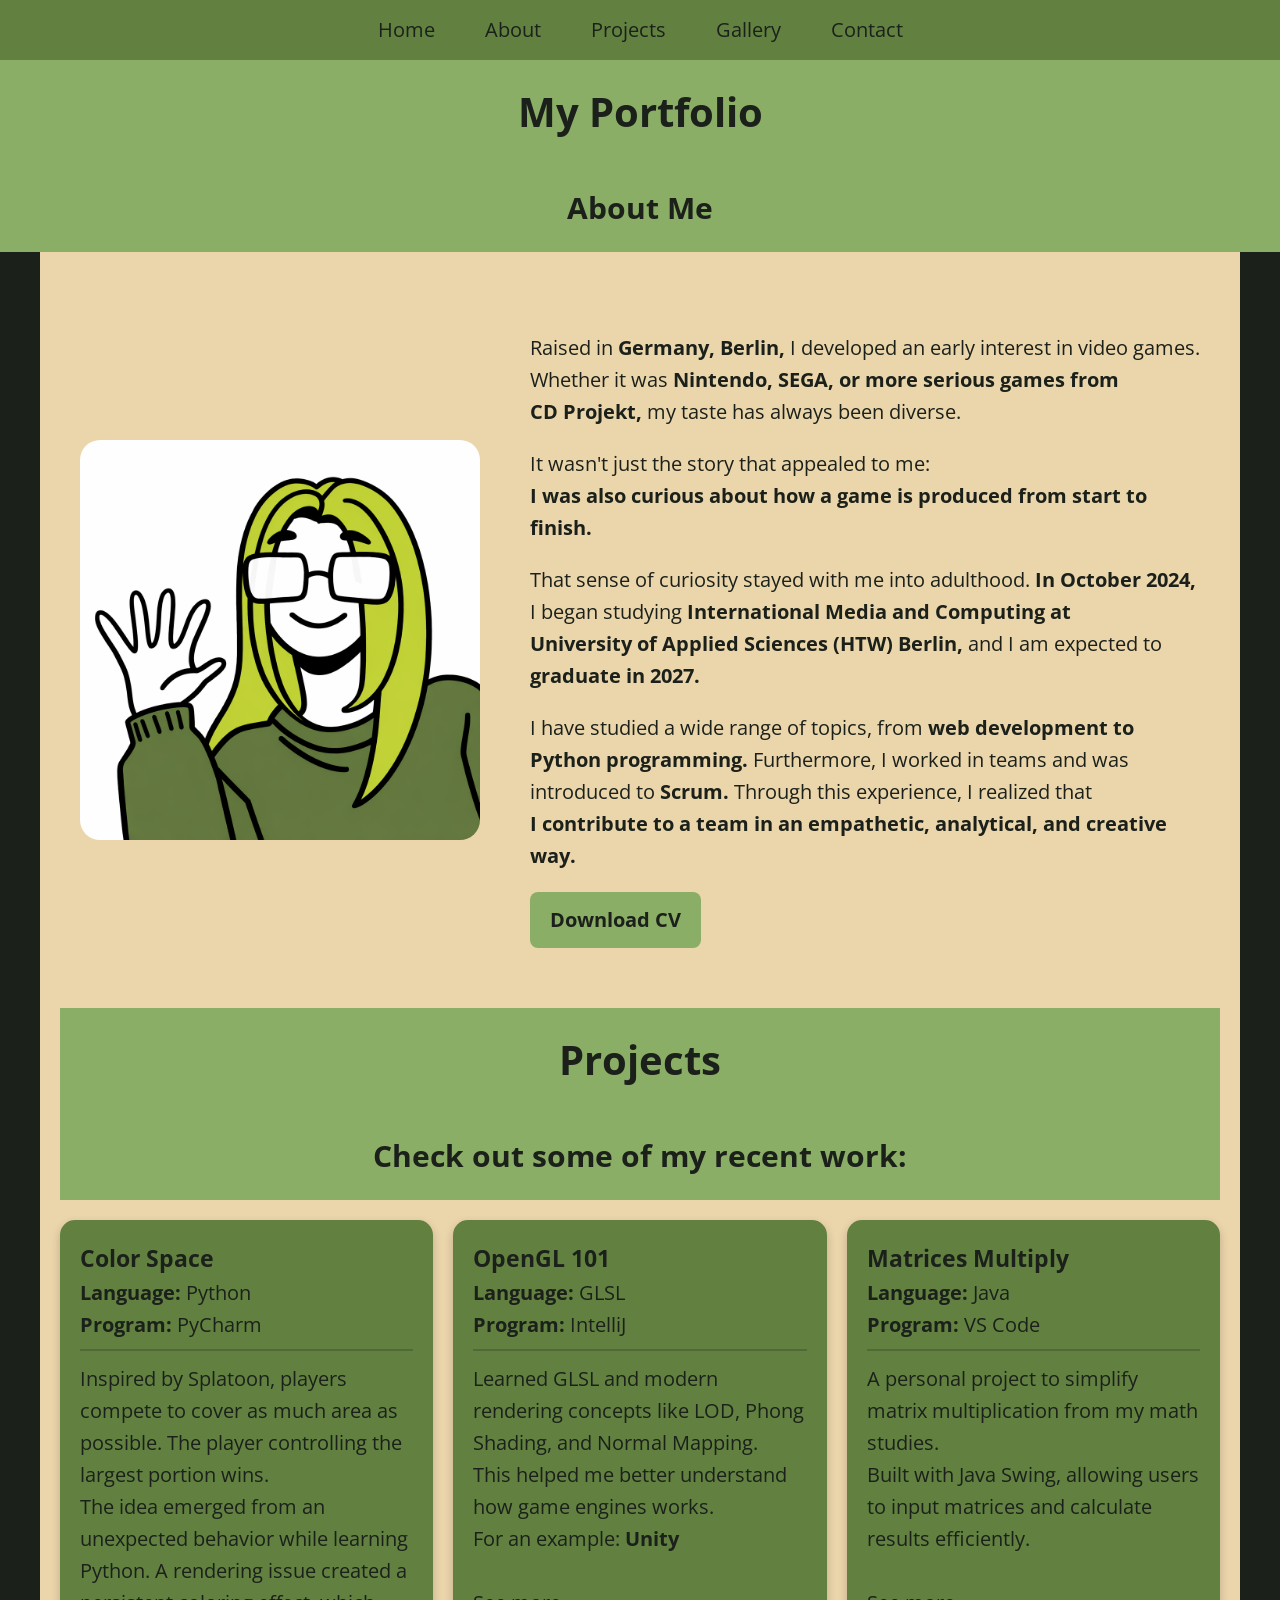
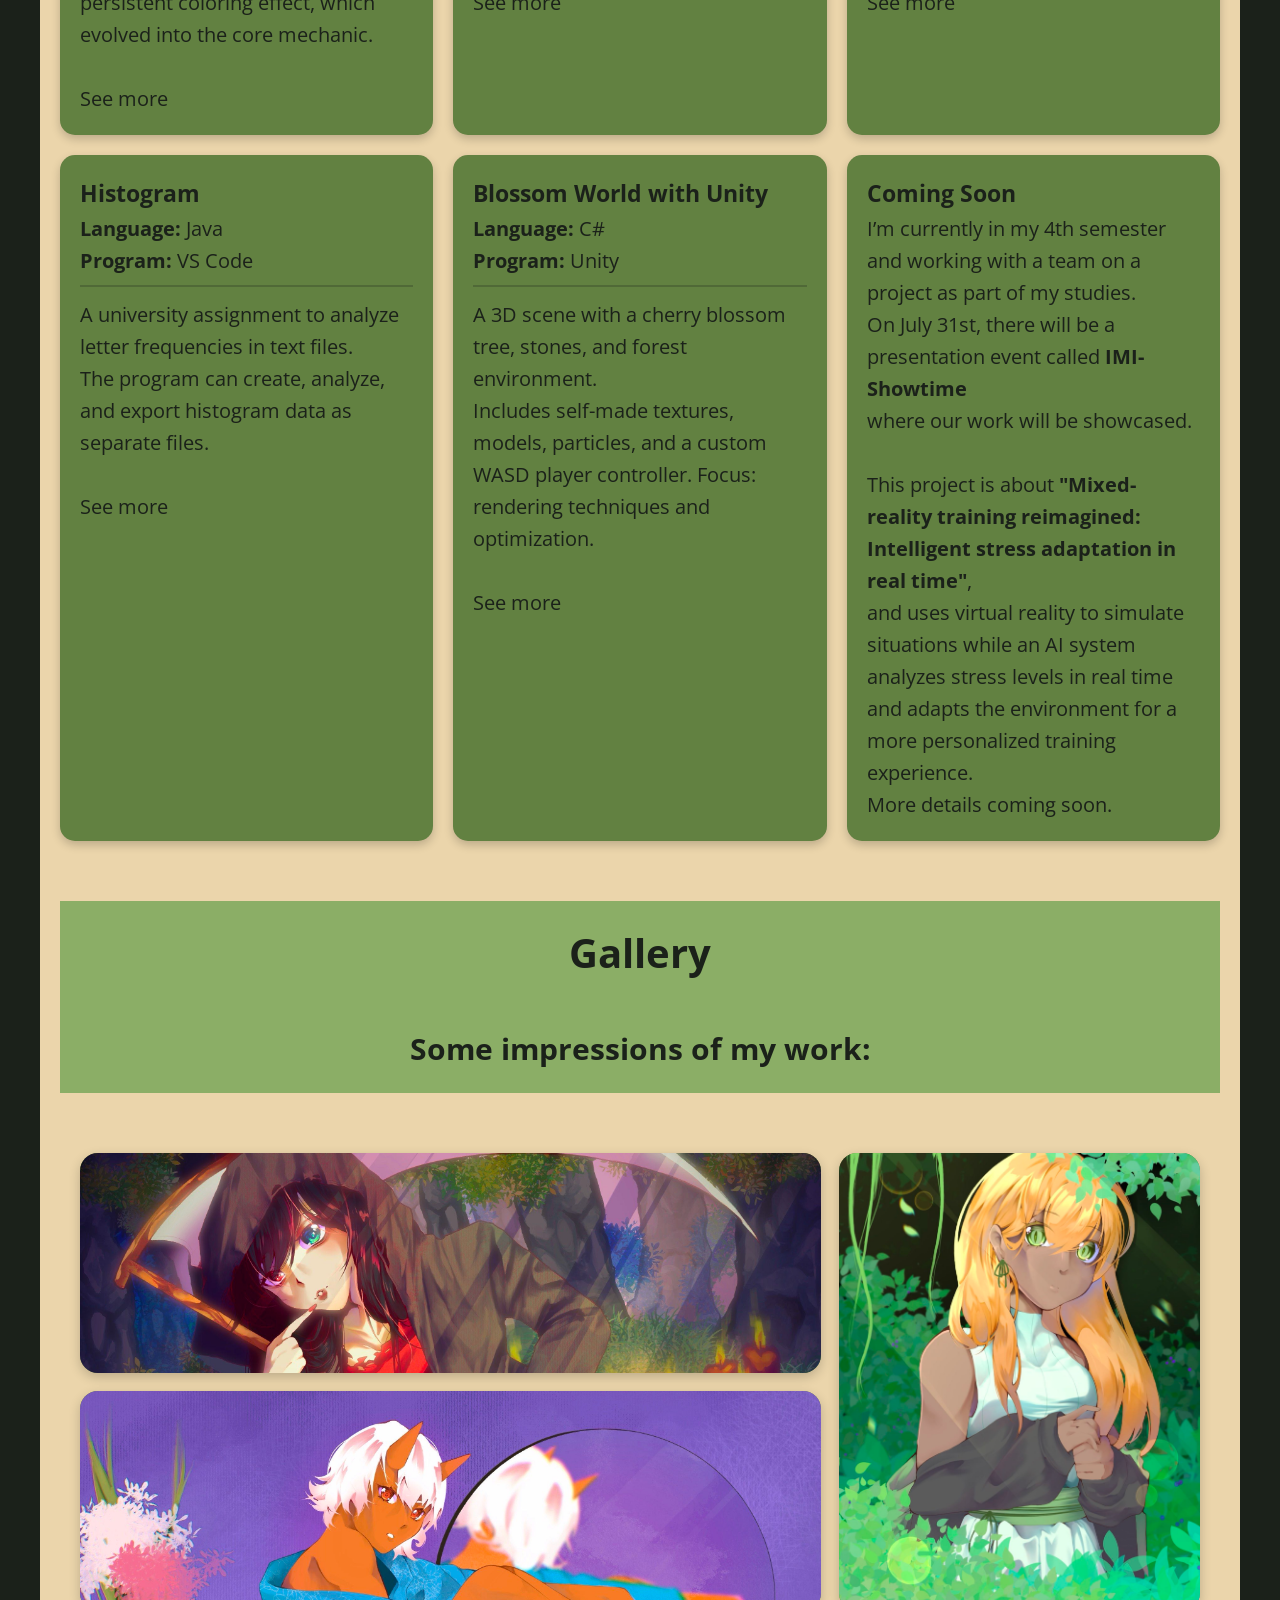
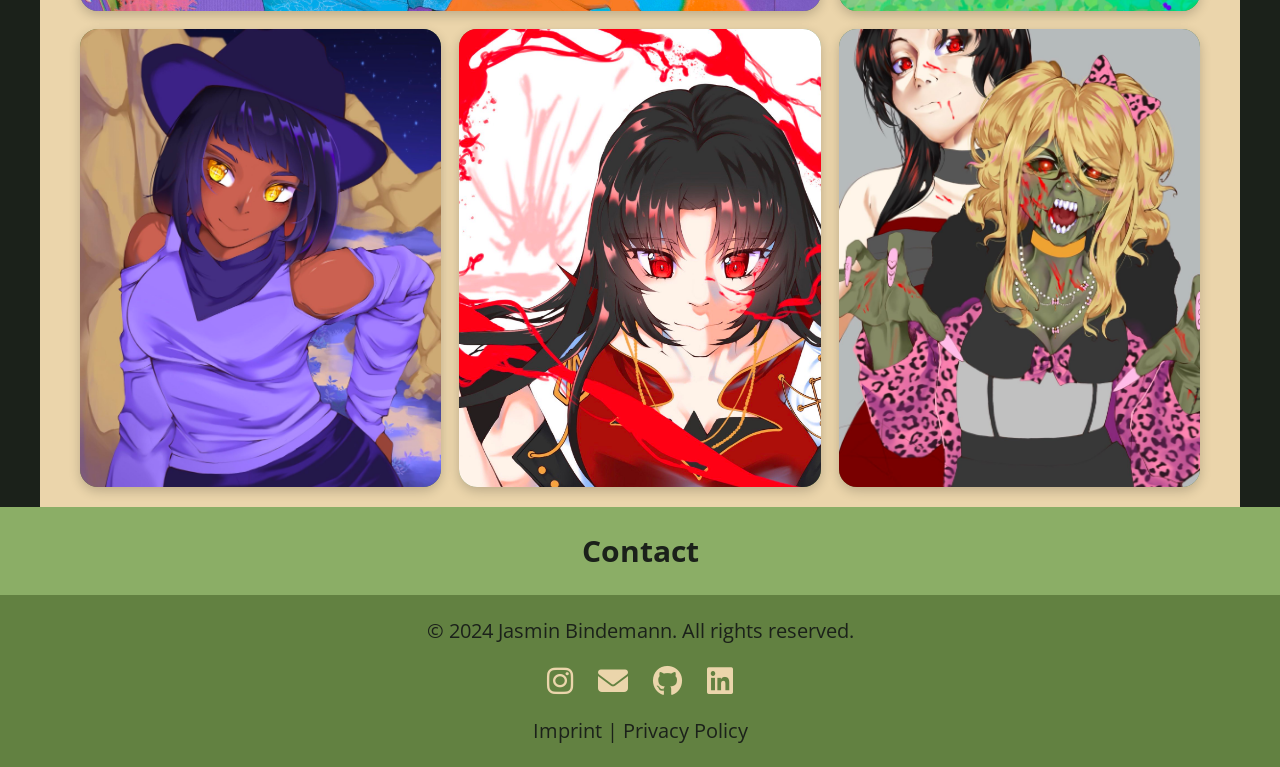
<file: index.html>
<!DOCTYPE html>
<html lang="en">
<head>
    <meta charset="UTF-8">
    <meta name="viewport" content="width=device-width, initial-scale=1.0">
    <title>Portfolio</title>
    <link rel="stylesheet" href="style.css">
    <link rel="stylesheet" href="https://cdnjs.cloudflare.com/ajax/libs/font-awesome/6.5.0/css/all.min.css">
    <link href="https://fonts.googleapis.com/css2?family=Open+Sans:wght@400;600;700&display=swap" rel="stylesheet">
</head>
<body>
    <nav>
        <ul>
            <li><a href="#home">Home</a></li>
            <li><a href="#about">About</a></li>
            <li><a href="#projects">Projects</a></li>
            <li><a href="#gallery">Gallery</a></li>
            <li><a href="#contact">Contact</a></li>
        </ul>
    </nav>

    
    <h1 id = "home">My Portfolio</h1>
    <h2>About Me</h2>

    <main>
    <section id="about">
    <img src="pic/aboutMe-pic.png" alt="Portrait" class="about-img">

    <div class="about-text">
        <p>
            Raised in <strong>Germany, Berlin, </strong> I developed an early interest in video games.
            Whether it was <strong>Nintendo, SEGA, or more serious games from <br>
            CD Projekt, </strong> my taste has always been diverse.
        </p>

        <p>
            It wasn't just the story that appealed to me:<br>
           <strong>I was also curious about how a game is produced from start to finish.</strong>
        </p>

        <p>
            That sense of curiosity stayed with me into adulthood. <strong>In October 2024,</strong>
            I began studying <strong>International Media and Computing at <br>
            <a href="https://www.htw-berlin.de/">University of Applied Sciences (HTW) Berlin, </a></strong>
            and I am expected to <strong>graduate in 2027.</strong>
        </p>

        <p>
            I have studied a wide range of topics, from <strong>web development to Python programming.</strong>
            Furthermore, I worked in teams and was introduced to <strong>Scrum.</strong>
            Through this experience, I realized that 
            <br><strong>I contribute to a team in an empathetic,
            analytical, and creative way.</strong>
        </p>
        <a href="important-file/cv-jasmin_bindemann-041226.pdf" download class="download-btn">Download CV</a>
    </div>
</section>

    <h1 id="projects">Projects</h1>
    <h2>Check out some of my recent work:</h3>

<div class="projects">

    <div class="project-card">
        <h3><a href="https://github.com/JasBi05/pythonGame-ColorPlace">Color Space</a></h3>
        <p><strong>Language:</strong> Python<br>
        <strong>Program:</strong> PyCharm</p>

        <p>
        Inspired by Splatoon, players compete to cover as much area as possible.  
        The player controlling the largest portion wins.
        </p>

        <p>
        The idea emerged from an unexpected behavior while learning Python.  
        A rendering issue created a persistent coloring effect, which evolved into the core mechanic.
        </p>
        <br>
        <a href = "https://github.com/JasBi05/pythonGame-ColorPlace">See more</a>
    </div>

    <div class="project-card">
        <h3><a href="https://github.com/JasBi05/CG-Test">OpenGL 101</a></h3>
        <p><strong>Language:</strong> GLSL<br>
        <strong>Program:</strong> IntelliJ</p>

        <p>
        Learned GLSL and modern rendering concepts like LOD, Phong Shading, and Normal Mapping.
        </p>

        <p>
        This helped me better understand how game engines works. <br>
        For an example: <strong>Unity</strong>
        </p>
        <br>
        <a href = "https://github.com/JasBi05/CG-Test">See more</a>
    </div>

    <div class="project-card">
        <h3><a href="https://github.com/JasBi05/matrices_multiply">Matrices Multiply</a></h3>
        <p><strong>Language:</strong> Java<br>
        <strong>Program:</strong> VS Code</p>

        <p>
        A personal project to simplify matrix multiplication from my math studies.
        </p>

        <p>
        Built with Java Swing, allowing users to input matrices and calculate results efficiently.
        </p>
        <br>
        <a href = "https://github.com/JasBi05/matrices_multiply">See more</a>
    </div>

    <div class="project-card">
        <h3><a href="https://github.com/JasBi05/histogram">Histogram</a></h3>
        <p><strong>Language:</strong> Java<br>
        <strong>Program:</strong> VS Code</p>

        <p>
        A university assignment to analyze letter frequencies in text files.
        </p>

        <p>
        The program can create, analyze, and export histogram data as separate files.
        </p>
        <br>
        <a href = "https://github.com/JasBi05/histogram">See more</a>
    </div>

    <div class="project-card">
        <h3><a href="https://jasbi05.github.io/unity-overworld-performance/">Blossom World with Unity</a></h3>
        <p><strong>Language:</strong> C#<br>
        <strong>Program:</strong> Unity</p>

        <p>
        A 3D scene with a cherry blossom tree, stones, and forest environment.
        </p>

        <p>
        Includes self-made textures, models, particles, and a custom WASD player controller.  
        Focus: rendering techniques and optimization.
        </p>
        <br>
        <a href = "https://jasbi05.github.io/unity-overworld-performance/">See more</a>
    </div>

    <div class="project-card">
        <h3>Coming Soon</h3>

        I’m currently in my 4th semester and working with a team on a project as part of my studies.<br>
        On July 31st, there will be a presentation event called <strong><a href="https://showtime.f4.htw-berlin.de/">IMI- Showtime </a> </strong><br>
        where our work will be showcased. <br><br>

        This project is about <strong>"Mixed-reality training reimagined: Intelligent stress adaptation in real time"</strong>, <br>
        and uses virtual reality to simulate situations while an AI system analyzes stress levels in real time<br>
        and adapts the environment for a more personalized training experience.<br>
        More details coming soon.
    </div>

</div>
<div class = "section-heading">
    <h1 id="gallery">Gallery</h1>
    <h2>Some impressions of my work:</h2>


<div class="gallery">
    <div class="gallery-item wide">
        <img src="pic/gallery/competition-image-121225.jpg" alt="grim reaper girl">
    </div>

    <div class="gallery-item tall">
        <img src="pic/gallery/leafGirl-010525.jpg" alt="girl in a forest">
    </div>

    <div class="gallery-item wide">
        <img src="pic/gallery/kyoko-041226.jpg" alt="orange oni girl">
    </div>

    <div class="gallery-item tall">
        <img src="pic/gallery/purpleGirl-09202023.jpg" alt="a girl stands in the dark on a mountain.">
    </div>

    <div class="gallery-item tall">
        <img src="pic/gallery/veronica-060724.jpg" alt="vampire girl">
    </div>

      <div class="gallery-item tall">
        <img src="pic/gallery/zombieGirl-and-veronica-103025.jpg" alt="zombie girl and vampie girl">
    </div>
</div>
</div>
</main>

    <h2 id = "contact">Contact</h2>
     
    <footer>
        <p>&copy; 2024 Jasmin Bindemann. All rights reserved.</p>
        <div class="social-icons">
    <!-- Instagram -->
    <a href="https://www.instagram.com/ayanekaita/" target="_blank" class="instagram">
      <i class="fa-brands fa-instagram"></i>
    </a>

    <!-- Email -->
    <a href="mailto:jasmin.bindemann@outlook.com" class="email">
      <i class="fa-solid fa-envelope"></i>
    </a>

    <!-- GitHub -->
    <a href="https://github.com/JasBi05" target="_blank" class="github">
      <i class="fa-brands fa-github"></i>
    </a>
    <!-- LinkedIn -->
     <a href="https://www.linkedin.com/in/jasmin-bindemann-32553b36b/" target="_blank" class="linkedin">
      <i class="fa-brands fa-linkedin"></i>
    </a>
  </div>

  <a href="imprint.html">Imprint</a> |
  <a href="privacy.html">Privacy Policy</a>
    </footer>
   
</body>
</html>
</file>
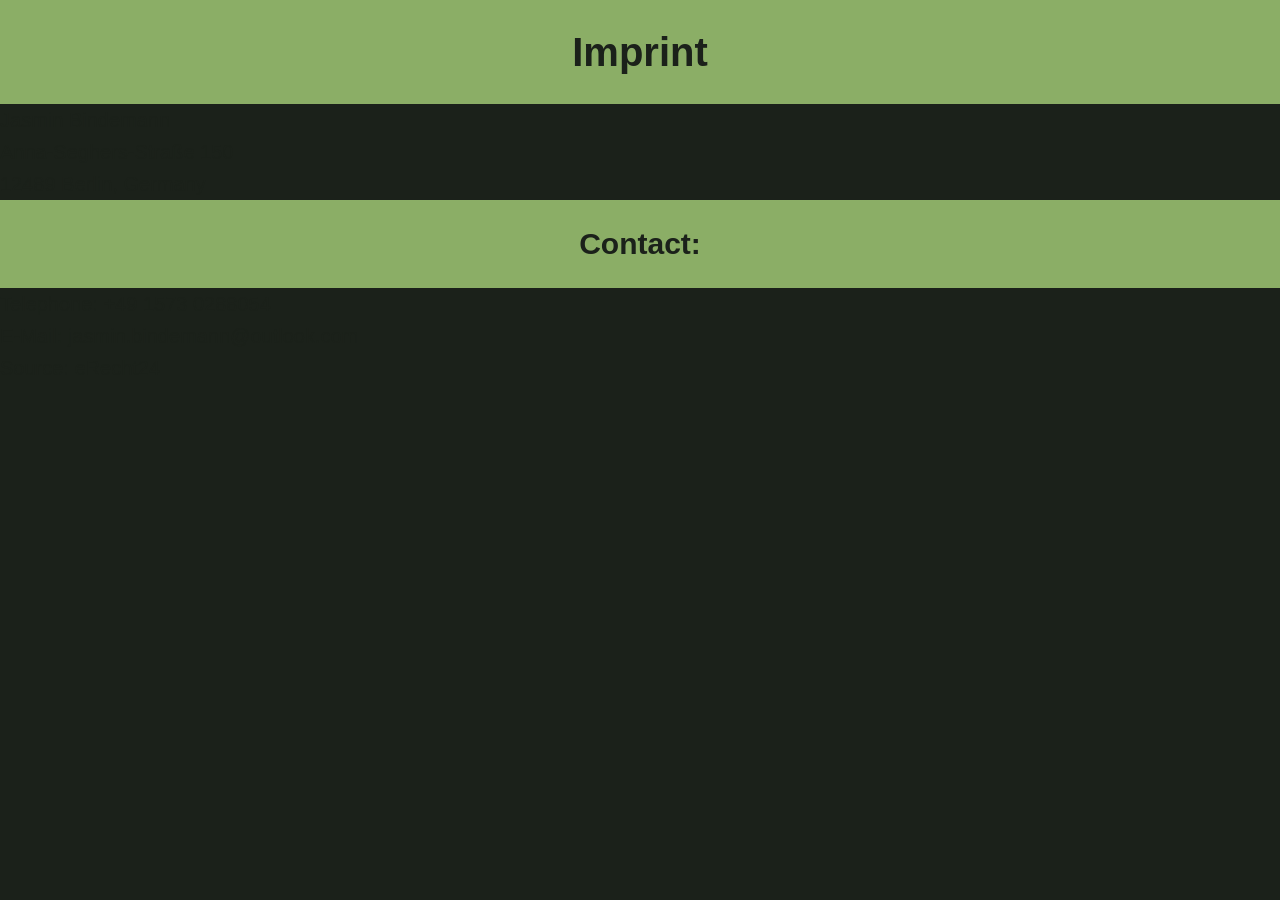
<file: imprint.html>
<!DOCTYPE html>
<html lang="en">
<head>
  <meta charset="UTF-8">
  <meta name="viewport" content="width=device-width, initial-scale=1.0">
  <title>Imprint</title>
  <link rel="stylesheet" href="style.css">


<body>

<h1>Imprint</h1>

<p>Jasmin Bindemann</br>
Anna-Seghers-Straße 150</br>
12489 Berlin, Germany</p>

<h2>Contact:</h2>
<p>Telephone: +49 1573 0288054</br>

E-Mail: jasmin.bindemann@outlook.com</p>

<p>Source: <a href="https://www.e-recht24.de">eRecht24</a></p>

</body>
</html>
</file>
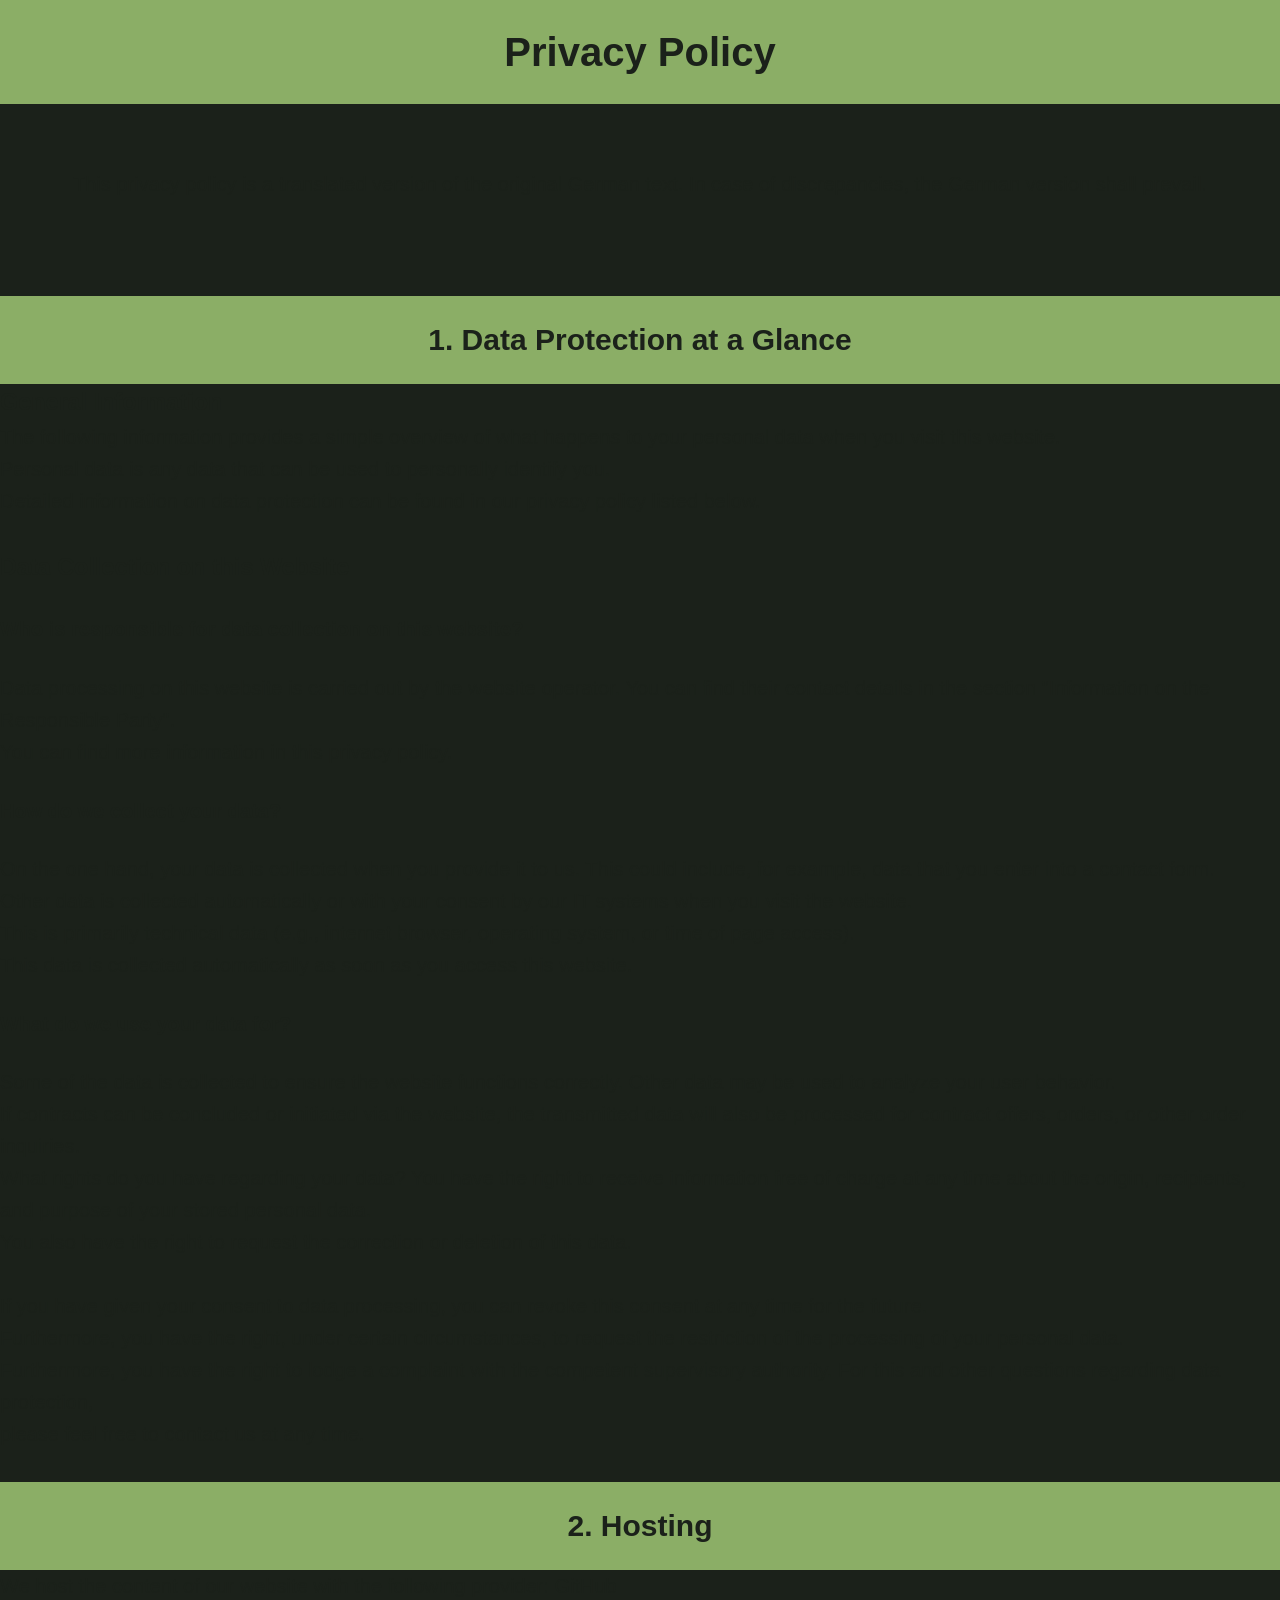
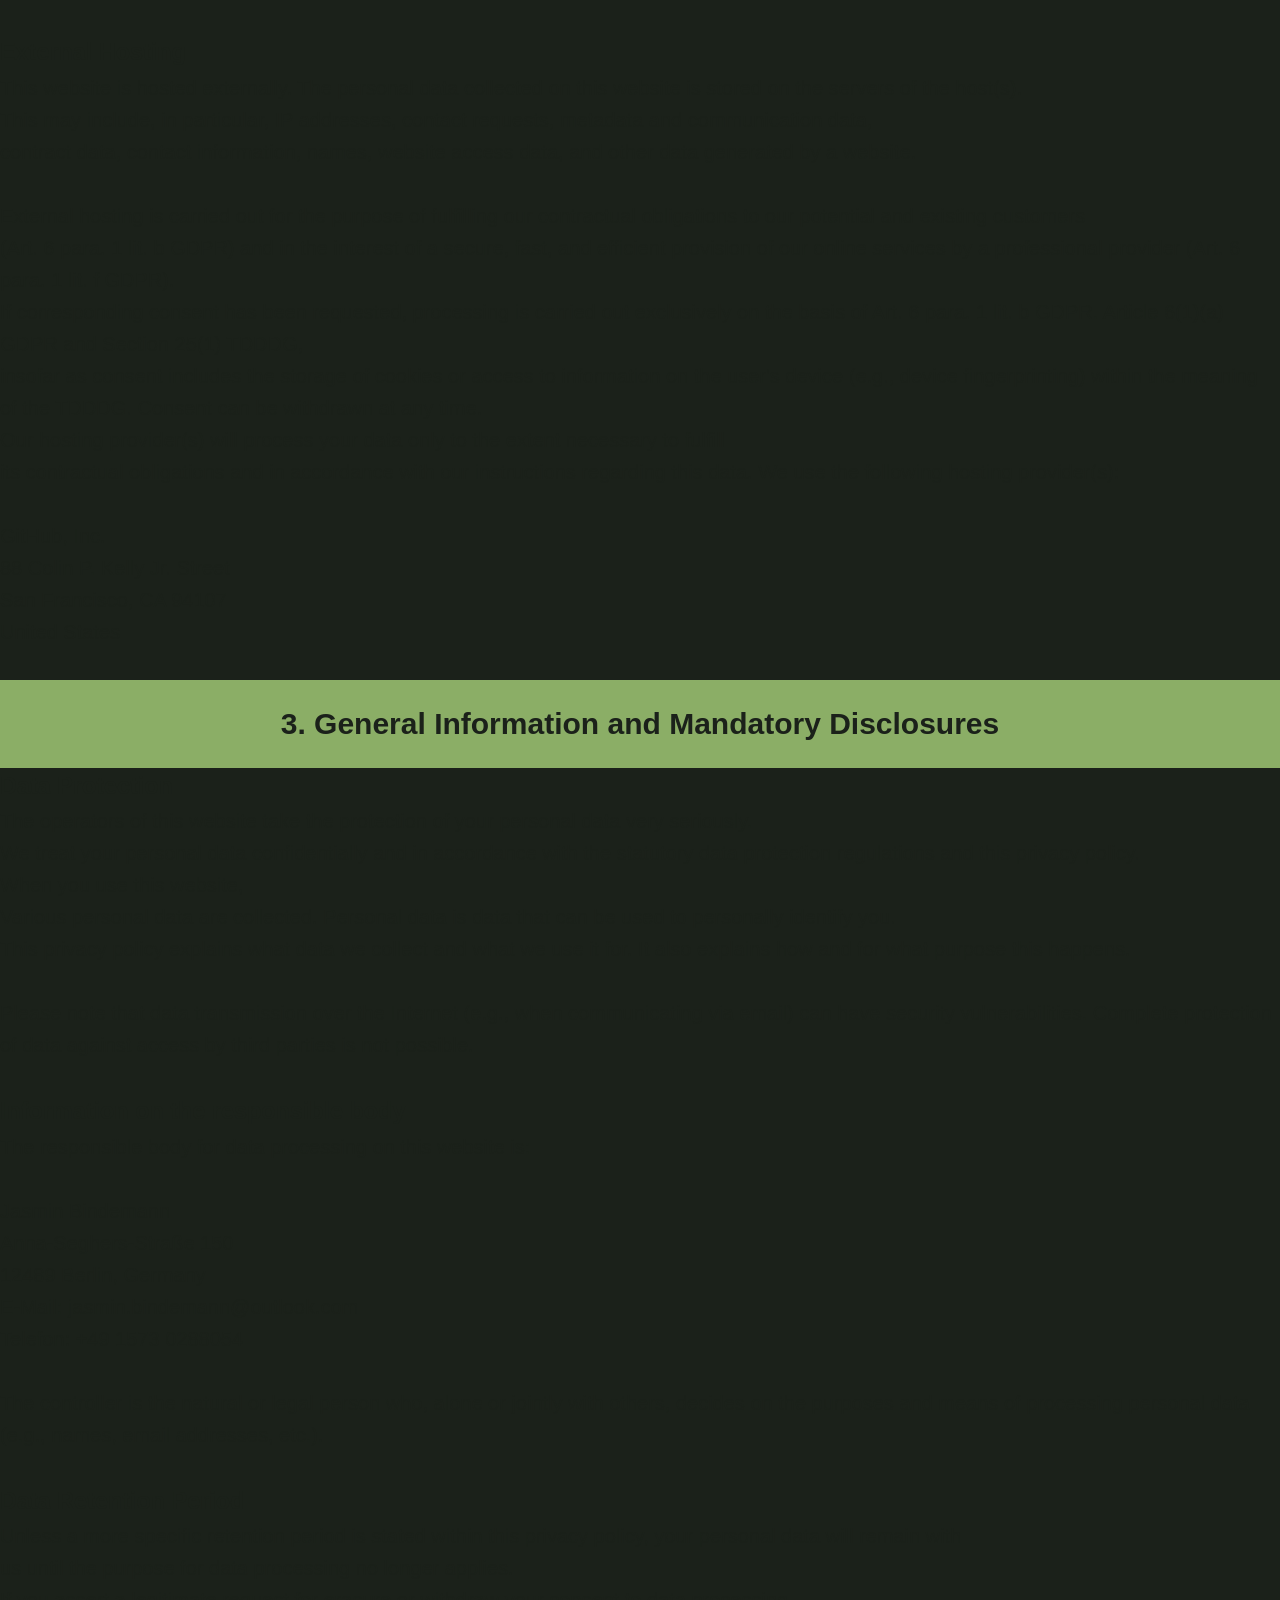
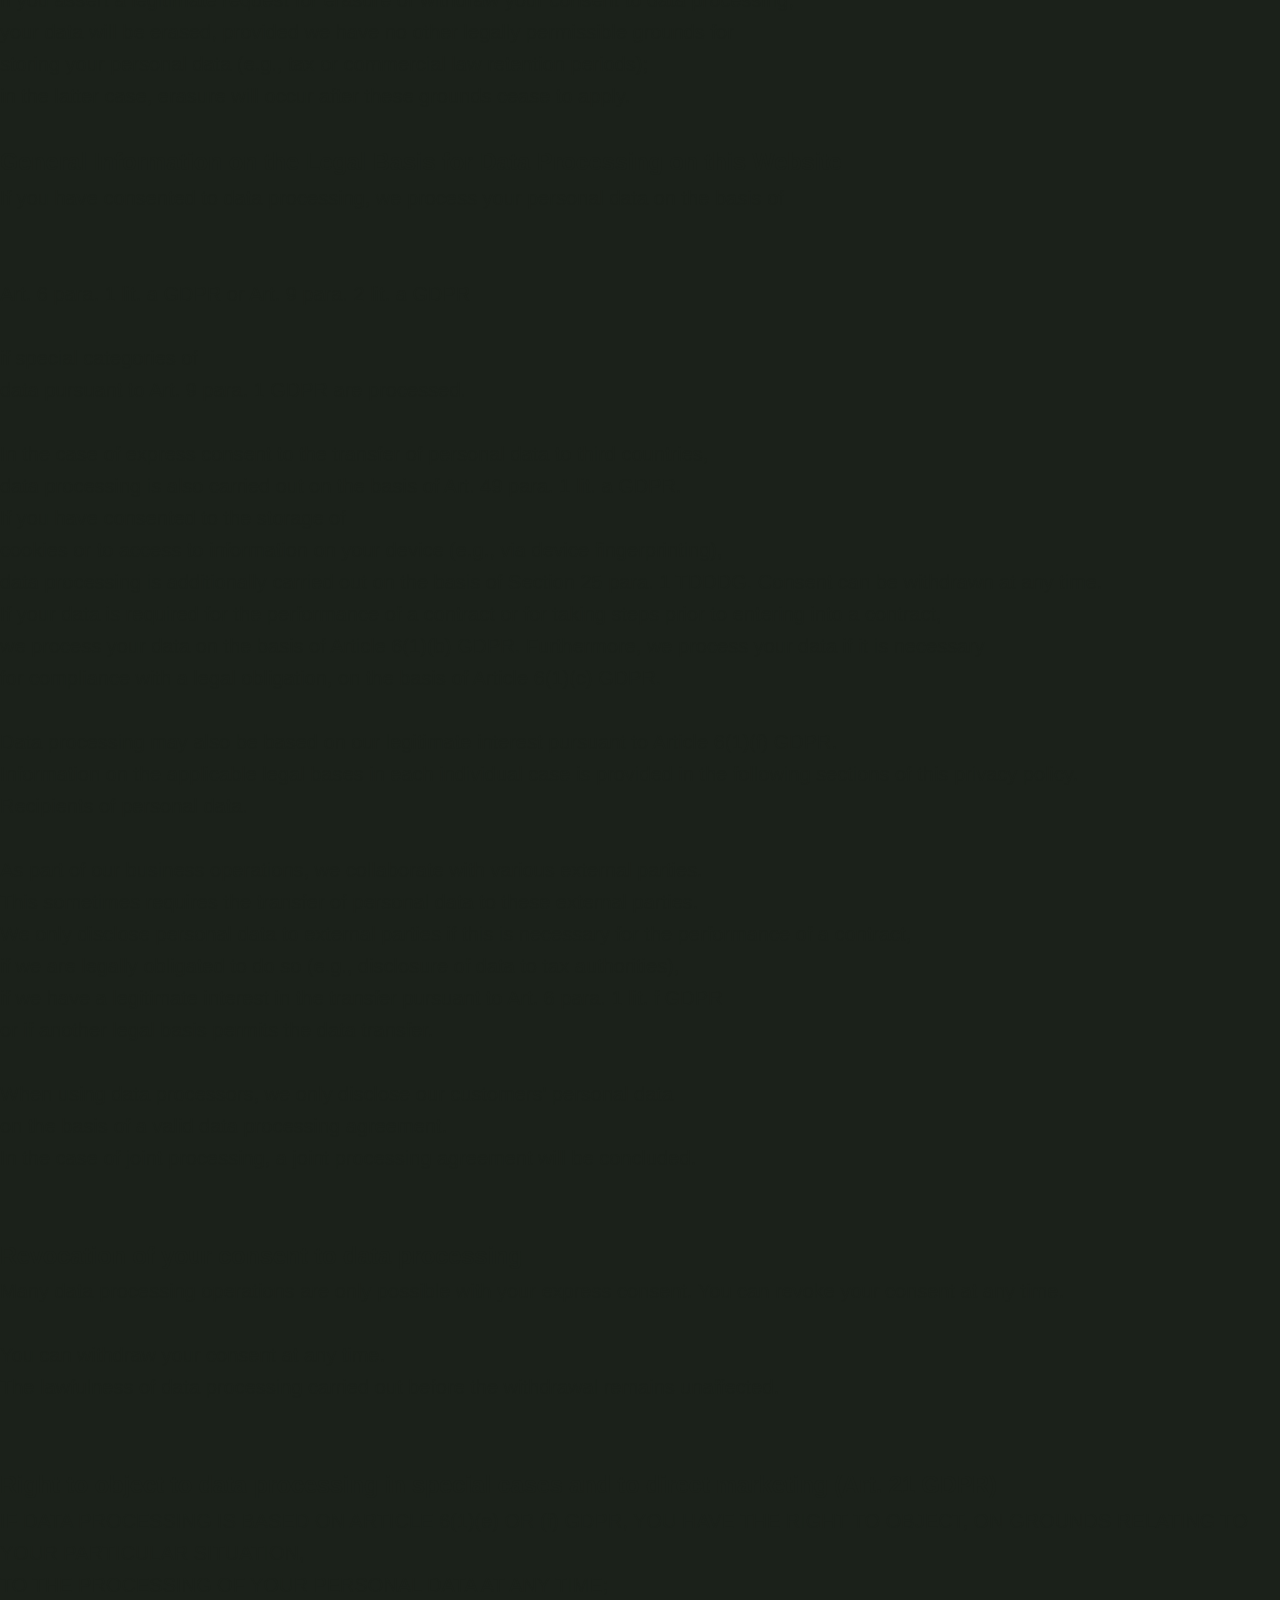
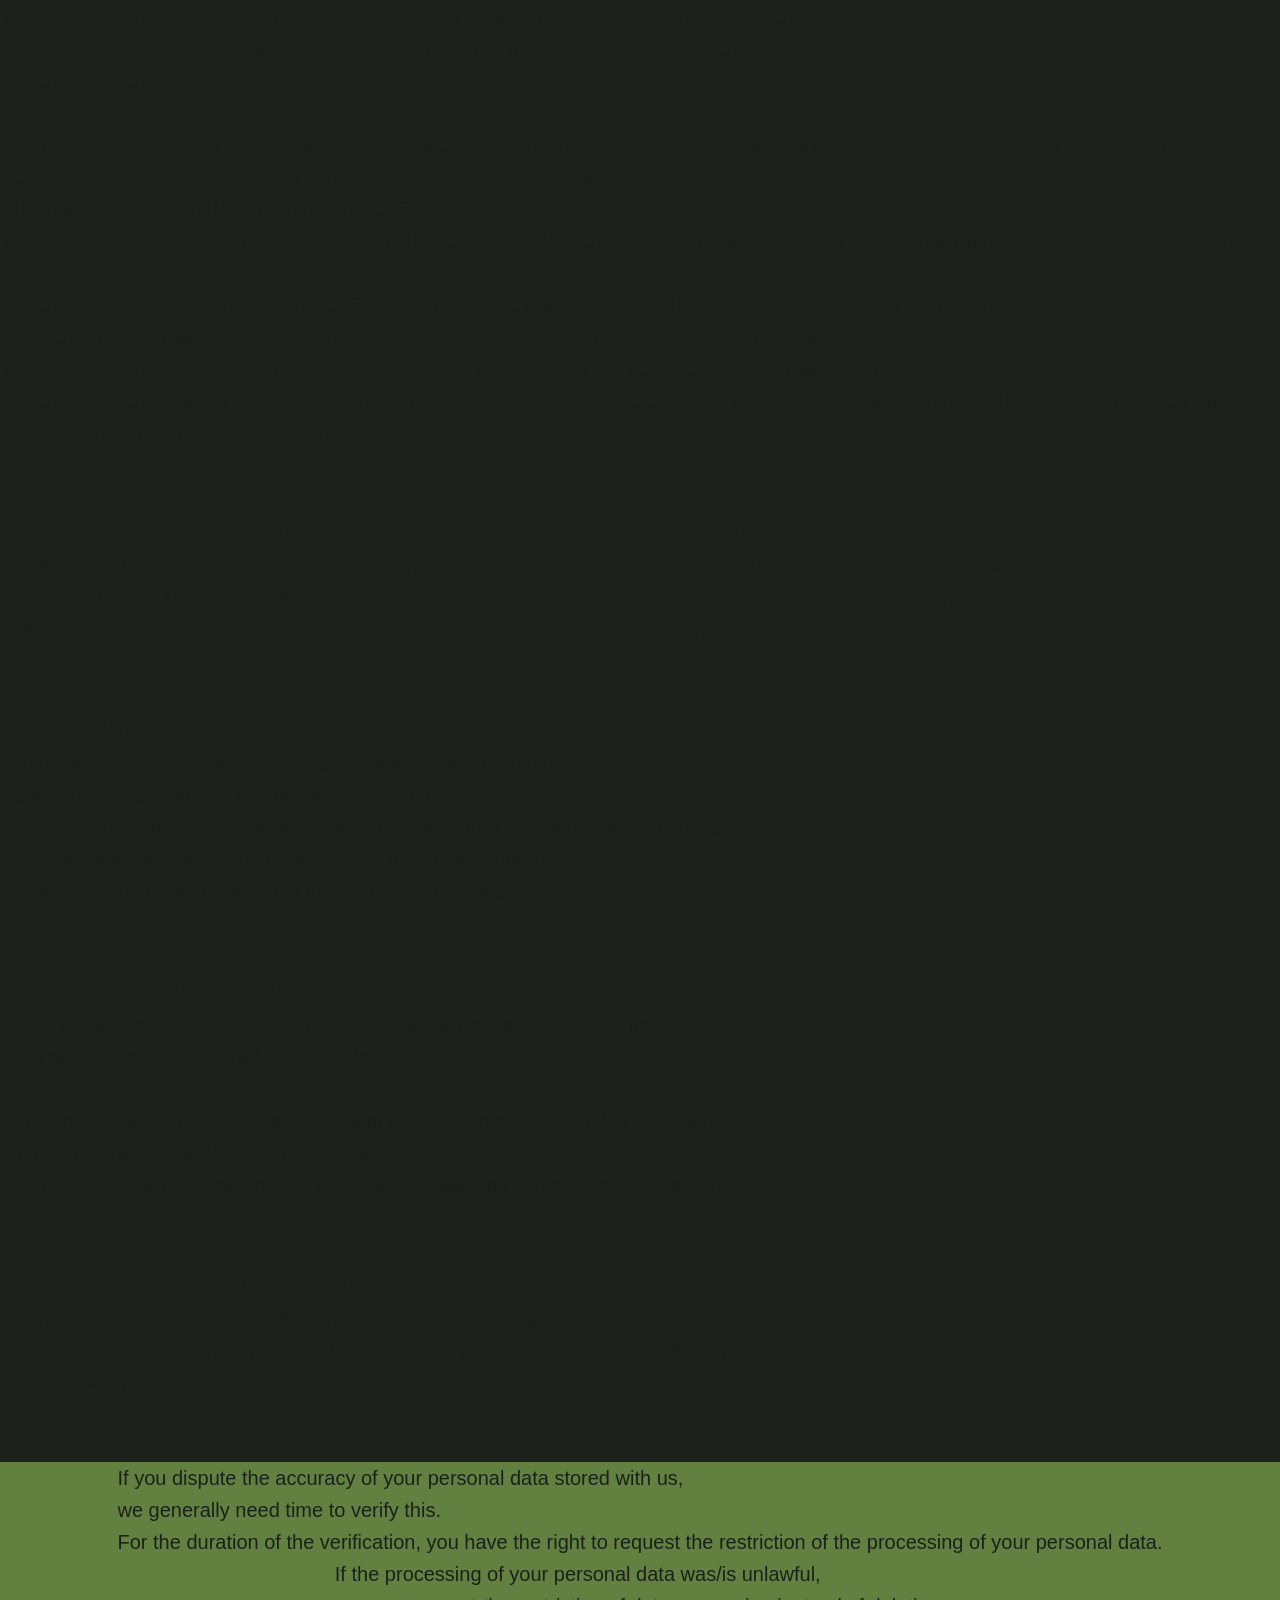
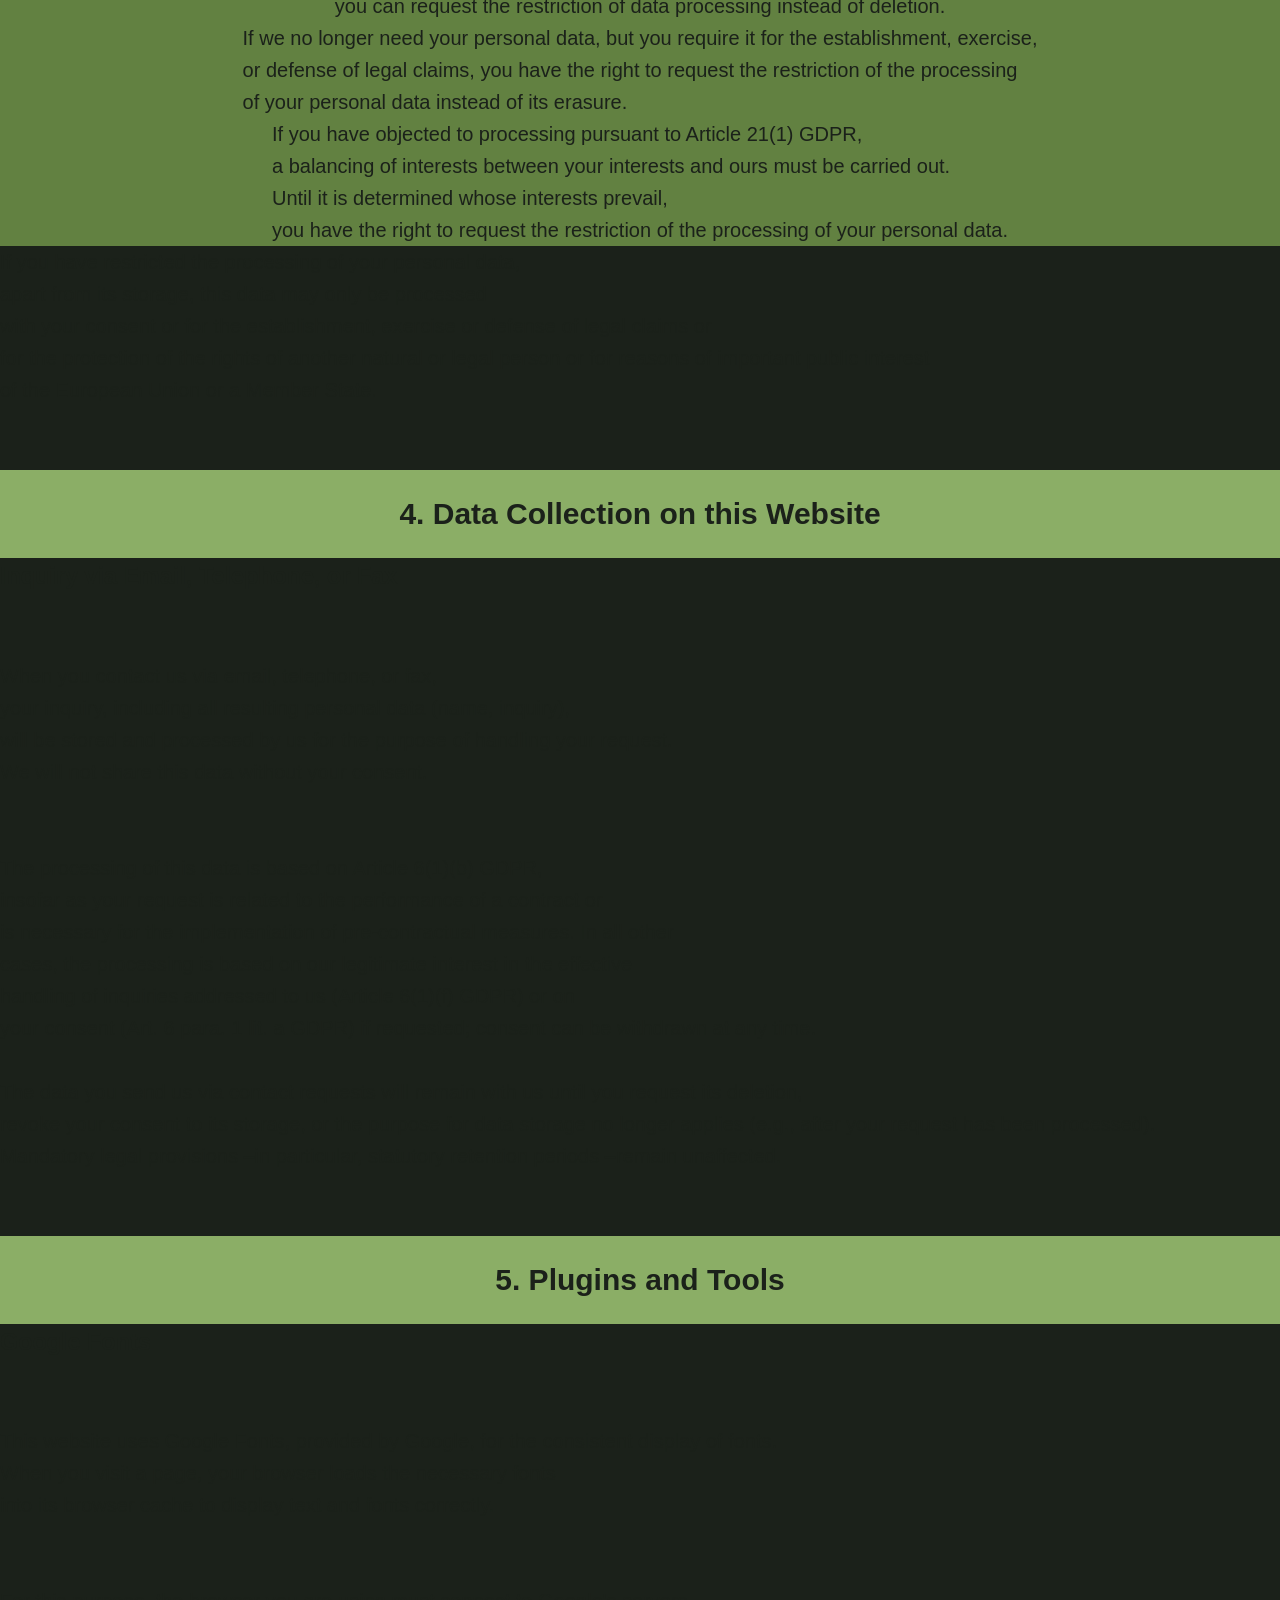
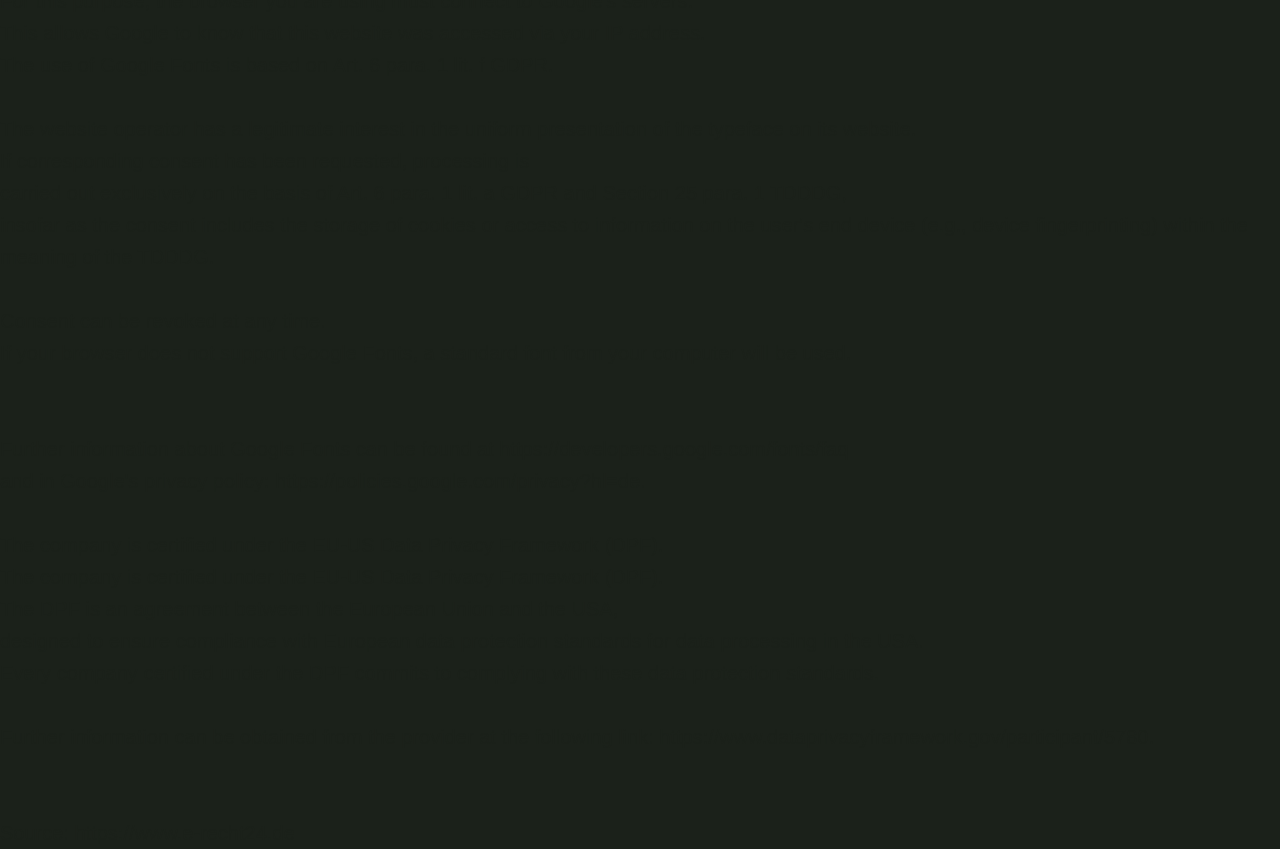
<file: privacy.html>
<!DOCTYPE html>
<html lang="en">
<head>
  <meta charset="UTF-8">
  <meta name="viewport" content="width=device-width, initial-scale=1.0">
  <title>Privacy Policy</title>
  <link rel="stylesheet" href="style.css">


<body>


    
<h1>Privacy Policy</h1><br><br>

<p>
<center>This privacy policy is a translated version of the original German text.
In case of discrepancies, the German version shall prevail.</center></p><br><br><br>
</p>

<h2>1. Data Protection at a Glance</h2>
<h3>General Information</h3>
<p>The following information provides a simple overview of what happens to your personal data when you visit this website. <br>
Personal data is any data that can be used to personally identify you. <br>
Detailed information on data protection can be found in our privacy policy listed below.</p> <br>

<h3>Data Collection on this Website</h3> 
<h4>Who is responsible for data collection on this website?</h4> 
<p>Data processing on this website is carried out by the website operator. You can find their contact details in the section "Information on the Responsible Party". <br>
You can find more information in this privacy policy.</p>
<h4>How do we collect your data?</h4> 

<p>On the one hand, your data is collected when you provide it to us. This could include, for example, data that you enter into a contact form.</p> 
<p>Other data is collected automatically or with your consent by our IT systems when you visit the website. <br>
    This is primarily technical data (e.g., internet browser, operating system, or time of page access). <br>
    This data is collected automatically as soon as you access this website.</p>

<h4>What do we use your data for?</h4> 
Some of the data is collected to ensure the website functions correctly. Other data may be used to analyze your user behavior. <br>
If contracts can be concluded or initiated via the website, the transmitted data will also be processed for contract offers, orders, or other order inquiries. <br>
What rights do you have regarding your data? You have the right to receive information free of charge at any time about the origin, recipients, and purpose of your stored personal data. <br>
You also have the right to request the correction or deletion of this data. <br> <br>

If you have given your consent to data processing, you can revoke this consent at any time for the future. <br>
Furthermore, you have the right, under certain circumstances, to request the restriction of the processing of your personal data. <br>
Furthermore, you have the right to lodge a complaint with the competent supervisory authority. For this and other questions regarding data protection, <br>
please feel free to contact us at any time. <br> <br>

<h2>2. Hosting</h2>

<p>We host the content of our website with the following provider: GitHub</p> <br>
<h3>External Hosting</h3>
<p>This website is hosted externally. The personal data collected on this website is stored on the servers of the host(s). <br>
This may include, in particular, IP addresses, contact requests, metadata and communication data, <br>
contract data, contact information, names, website access data, and other data generated by a website.</p> <br>
<p>External hosting is carried out for the purpose of fulfilling our contractual obligations to our potential and existing customers  <br>
(Art. 6 para. 1 lit. b GDPR) and in the interest of a secure, fast, and efficient provision of our online services by a professional provider (Art. 6 para. 1 lit. f GDPR). <br>
If corresponding consent has been requested, processing is carried out exclusively on the basis of Art. 6 para. 1 lit. b GDPR. Article 6(1)(a) GDPR and Section 25(1) TDDDG,
<br>
insofar as consent includes the storage of cookies or access to information on the user's device (e.g., device fingerprinting) within the meaning of the TDDDG. Consent can be withdrawn at any time. <br>
Our hosting provider(s) will process your data only to the extent necessary to fulfill <br>
its contractual obligations and in accordance with our instructions regarding this data. We use the following hosting provider(s):<br><br>

<p>
GitHub, Inc.<br>
88 Colin P. Kelly Jr. Street<br>
San Francisco, CA 94107<br>
United States
</p> <br>

<h2>3. General Information and Mandatory Disclosures</h2>

<h3>Data Protection</h3>

<p>The operators of this website take the protection of your personal data very seriously. <br>
We treat your personal data confidentially and in accordance with the statutory data protection regulations and this privacy policy. <br>
When you use this website, <br>
Various personal data are collected. Personal data is data that can be used to personally identify you. <br>
This privacy policy explains what data we collect and what we use it for. It also explains how and for what purpose this happens.</p> <br>

<p>Please note that data transmission over the Internet (e.g., when communicating via email) can have security vulnerabilities.
Complete protection of data against access by third parties is not possible.</p>
<br>
<h3>Information on the responsible body</h3>
<p>The responsible body for data processing on this website is:</p><br>

<p>Jasmin Bindemann</br>
Anna-Seghers-Straße 150</br>
12489 Berlin, Germany<br>

E-Mail: jasmin.bindemann@outlook.com</p>
<p>Telefon: +49 1573 0288054</br> </p>
<br>
<p>The controller is the natural or legal person who, alone or jointly with others, 
    decides on the purposes and means of processing personal data (e.g., names, email addresses, etc.).</p><br>

<h3>Data Retention Period</h3>
<p>Unless a more specific retention period is stated within this privacy policy, your personal data will remain with <br>
us until the purpose for data processing no longer applies. <br>
If you assert a legitimate request for erasure or withdraw your consent to data processing, <br>
your data will be erased, provided we have no other legally permissible grounds for <br>
storing your personal data (e.g., tax or commercial law retention periods); <br>

in the latter case, erasure will occur after these grounds cease to apply.</p><br>

<h3>General Information on the Legal Basis for Data Processing on this Website</h3> 
<p>If you have consented to data processing, we process your personal data on the basis of <br>
<br>
<br>
    Art. 6 para. 1 lit. a GDPR or Art. 9 para. 2 lit. a GDPR  <br> <br>
if special categories of <br>
data pursuant to Art. 9 para. 1 GDPR are processed. <br> <br>

In the case of express consent to the transfer of personal data to third countries, <br>
data processing is also carried out on the basis of Art. 49 para. 1 lit. a GDPR. <br>
If you have consented to the storage of <br>
cookies or to access to information on your device (e.g., via device fingerprinting), <br>
data processing is additionally carried out on the basis of Section 25 para. 1 TDDDG. Consent can be withdrawn at any time. <br>
If your data is required for the performance of a contract or for taking steps prior to entering into a contract, <br>
we process your data on the basis of Article 6(1)(b) GDPR. Furthermore, we process your data if it is necessary <br>
for compliance with a legal obligation, on the basis of Article 6(1)(c) GDPR. <br> <br>

Data processing may also be based on our legitimate interest pursuant to Article 6(1)(f) GDPR. <br>
Information on the applicable legal bases in each individual case is provided in the following sections of this privacy policy. <br>
Recipients of personal data.<br> <br>

<p>As part of our business operations, we collaborate with various external parties. <br>
This sometimes requires the transfer of personal data to these external parties. <br>
We only disclose personal data to external parties if this is necessary for the performance of a contract, <br>
if we are legally obligated to do so (e.g., disclosure of data to tax authorities), <br>
if we have a legitimate interest in the transfer pursuant to Art. 6 para. 1 lit. f GDPR <br>
or if another legal basis permits the data transfer.  <br> <br>

When using data processors, we only disclose our customers' personal data <br>
on the basis of a valid data processing agreement.  <br>
In the case of joint processing, a joint processing agreement will be concluded.</p> <br> <br>

<h3>Revocation of your consent to data processing</h3>
<p>Many data processing operations are only possible with your express consent.
You can revoke your consent at any time.</p> <br>
<p>You can withdraw your consent at any time. <br>
The lawfulness of data processing carried out before the withdrawal remains unaffected.</p> <br> <br>
    
<h3>Right to object to data processing in special cases and to direct marketing (Art. 21 GDPR)</h3>

<p>IF DATA PROCESSING IS BASED ON ARTICLE 6(1)(e) OR (f) GDPR, YOU HAVE THE RIGHT TO OBJECT, ON GROUNDS RELATING TO YOUR PARTICULAR SITUATION, <br>
TO THE PROCESSING OF YOUR PERSONAL DATA AT ANY TIME; <br>
THIS ALSO APPLIES TO PROFILING BASED ON THESE PROVISIONS: THE RESPECTIVE LEGAL BASIS <br>
ON WHICH PROCESSING IS BASED CAN BE FOUND IN THIS PRIVACY POLICY.  <br>
IF YOU OBJECT, <br> <br>

WE WILL NO LONGER PROCESS YOUR PERSONAL DATA UNLESS WE CAN DEMONSTRATE COMPELLING LEGITIMATE GROUNDS FOR THE PROCESSING WHICH OVERROID YOUR INTERESTS,  <br>
RIGHTS AND FREEDOMS OR THE PROCESSING SERVES <br>
THE PURPOSE OF ESTABLISHING, EXERCISE OR DEFENSE OF LEGAL CLAIMS (OBJECTION PURSUANT TO ART. 21 PARA. 1 GDPR).</p> <br>
    
<p>IF YOUR PERSONAL DATA IS PROCESSED FOR DIRECT MARKETING PURPOSES, YOU HAVE THE RIGHT TO <br>
OBJECT AT ANY TIME TO THE PROCESSING OF YOUR PERSONAL DATA FOR SUCH MARKETING; <br>

THIS ALSO APPLIES TO PROFILING INSOFAR AS ITS IS RELATED TO SUCH DIRECT MARKETING. <br>
IF YOU OBJECT, YOUR PERSONAL DATA WILL NO LONGER BE PROCESSED FOR DIRECT MARKETING PURPOSES ( OBJECTION PURSUANT TO ARTICLE 21(2) GDPR).</p> <br> <br>

<h3>Right to lodge a complaint with the competent supervisory authority</h3>
<p>In the event of violations of the GDPR, data subjects have the right to lodge a complaint with a supervisory authority, <br>
in particular in the Member State of their habitual residence, their place of work or the place of the alleged infringement. <br>
The right to appeal exists without prejudice to other administrative or judicial remedies.</p> <br> <br>

<h3>Right to data portability</h3>
<p>You have the right to receive the data that we process automatically  <br>
based on your consent or in fulfillment of a contract, <br>
in a commonly used, machine-readable format, either for yourself or for a third party. <br>
If you request the direct transfer of the data to another controller, <br>
this will only be done to the extent that it is technically feasible.</p> <br> <br>

<h3>Access, Correction and Deletion</h3>
<p>Under the applicable legal provisions, you have the right at any time to free <br>
information about your stored personal data, <br> <br>

its origin and recipients, and the purpose of the data processing, and, if applicable, <br>
a right to correction or deletion of this data. <br>
For this and other questions regarding personal data, you can contact us at any time.</p> <br> <br>

<h3>Right to Restriction of Processing</h3>
<p>You have the right to request the restriction of the processing of your personal data. <br>
You can contact us at any time regarding this. The right to restriction of processing exists <br>
in the following cases:</p> <br> <br>

    <ul>

    <li>If you dispute the accuracy of your personal data stored with us, <br>
        we generally need time to verify this. <br>
        For the duration of the verification, you have the right to request the restriction of the processing of your personal data.</li> <br> <br>

    <li>If the processing of your personal data was/is unlawful, <br>
        you can request the restriction of data processing instead of deletion.</li> <br> <br>

    <li>If we no longer need your personal data, but you require it for the establishment, exercise, <br>
        or defense of legal claims, you have the right to request the restriction of the processing  <br>
        of your personal data instead of its erasure.</li>  <br> <br>

    <li>If you have objected to processing pursuant to Article 21(1) GDPR, <br>
        a balancing of interests between your interests and ours must be carried out. <br>
        Until it is determined whose interests prevail, <br>
        you have the right to request the restriction of the processing of your personal data.</li>  <br> <br>
    </ul> 
                
<p>If you have restricted the processing of your personal data, <br>
apart from its storage, this data may only be processed <br>
with your consent or for the establishment, exercise or defense of legal claims or <br>
for the protection of the rights of another natural or legal person or for reasons of important public interest  <br>
of the European Union or a Member State.</p> <br> <br>

<h2>4. Data Collection on this Website</h2>
<h3>Inquiry via Email, Telephone, or Fax</h3> <br> <br>

<p>When you contact us via email, telephone, or fax, <br>
your inquiry, including all resulting personal data (name, inquiry), <br>
will be stored and processed by us for the purpose of handling your request. <br>
We will not share this data without your consent.</p> <br> <br>

<p>The processing of this data is based on Article 6(1)(b) GDPR, <br>
insofar as your request is related to the performance of a contract or <br>
is necessary for the implementation of pre-contractual measures. In all other <br>
cases, the processing is based on our legitimate interest in the effective <br>
handling of inquiries addressed to us (Article 6(1)(f) GDPR) or on <br>
your consent (Art. 6 para. 1 lit. a GDPR) if requested; consent can be withdrawn at any time. <br> <br>

<p>The data you send us via contact requests will remain with us until you request its deletion, <br>
revoke your consent to its storage, or the purpose for data storage no longer applies (e.g., after your request has been processed). <br>
Mandatory legal provisions –in particular, statutory retention periods –remain unaffected.</p> <br> <br>

<h2>5. Plugins and Tools</h2>
<h3>Google Fonts</h3> <br> <br>

<p>This website uses Google Fonts, provided by Google, for the consistent display of fonts. <br>
When you visit a page, your browser loads the necessary fonts <br>
into its browser cache to display text and fonts correctly.</p> <br> <br>

<p>For this purpose, the browser you are using must connect to Google's servers. <br>
This allows Google to know that this website was accessed via your IP address. <br>
The use of Google Fonts is based on Art. 6 para. 1 lit. f GDPR. <br> <br>

The website operator has a legitimate interest in the uniform presentation of the typeface on its website. <br>
If corresponding consent has been requested, processing is  <br>
carried out exclusively on the basis of Art. 6 para. 1 lit. a GDPR and Section 25 para. 1 TDDDG, <br>
insofar as the consent includes the storage of cookies or access to information on the user's end device (e.g., device fingerprinting) within the meaning of the TDDDG. <br> <br>

Consent can be revoked at any time.</p>

<p>If your browser does not support Google Fonts, a standard font from your computer will be used.</p> <br> <br>
<p>Further information about Google Fonts can be found at <a href="https://developers.google.com/fonts/faq" target="_blank" rel="noopener noreferrer">https://developers.google.com/fonts/faq</a> <br>
and in Google's privacy policy: <a href="https://policies.google.com/privacy?hl=de" target="_blank" rel="noopener noreferrer">https://policies.google.com/privacy?hl=de</a>.</p> <br>
<p>The company is certified under the EU-US Data Privacy Framework (DPF). <br>

<p>The company is certified under the EU-US Data Privacy Framework (DPF).</p> 
The DPF is an agreement between the European Union and the USA, <br>
designed to ensure compliance with European data protection standards for data processing in the USA. <br>
Every company certified under the DPF commits to complying with these data protection standards. <br> <br>

Further information can be obtained from the provider at the following link: <a href="https://www.dataprivacyframework.gov/participant/5780" target="_blank" rel="noopener noreferrer">https://www.dataprivacyframework.gov/participant/5780</a>.</p> <br> <br>


<p>Source: <a href="https://www.e-recht24.de">https://www.e-recht24.de</a></p>

</body>
</html>
</file>
<file: style.css>
html {
    font-family: 'Open Sans', Arial, sans-serif;
    font-size: 20px;
    margin: 0;
}

body {
    background-color: #1B211A;
    margin: 0;
}


main {
    max-width: 1200px;
    margin: 0 auto;
    background-color: #EBD5AB;
    padding: 20px;

    transform: translateY(100px);
    opacity: 0;
    animation: slideIn 1s ease forwards;
}


@keyframes slideIn {
    to {
        transform: translateY(0);
        opacity: 1;
    }
}

h1, h2 {
    background-color: #8BAE66;
    color: #1B211A;
    text-align: center;
    margin: 0;
    padding: 20px 0;
}

.section-heading {
    margin-top: 60px; 
}

p, h3, a {
    color: #1B211A;
    text-decoration: none;
    margin: 0;
    
}

nav {
    position: sticky;
    top: 0;
    z-index: 1000;
}

ul {
    list-style-type: none;
    margin: 0;
    padding: 0;
    background-color: #628141;
    display: flex;
    justify-content: center;
}


ul li a {
    display: block;
    padding: 14px 25px;
    text-align: center;

    position: relative;
}


ul li a::after {
    content: "";
    position: absolute;
    left: 0;
    bottom: 5px;
    width: 0;
    height: 2px;
    background-color: #EBD5AB;
    transition: width 0.3s ease;
}

ul li a:hover::after {
    width: 100%;
}

ul li a:hover {
    background-color: #8BAE66;
}

#about {
    display: flex;
    align-items: center;
    justify-content: center;
    gap: 50px;
    max-width: 1400px;
    margin: 40px auto;
    padding: 20px;
}

.about-img {
    width: 400px;
    height: 400px;
    object-fit: cover;
    border-radius: 20px;
    flex-shrink: 0;
}

.about-text {
    max-width: 700px;
}

.about-text p {
    margin-bottom: 20px;
    line-height: 1.6;
}

footer {
    background-color: #628141;
    padding: 20px;



    align-items: center;  
    justify-content: center; 
    text-align: center;
}

.social-icons a {
    font-size: 30px;
    margin: 10px;
    text-decoration: none;
    transition: 0.3s ease;
    color: #EBD5AB;
}

.social-icons a:hover {
    opacity: 0.7;
}

.projects {
    display: grid;
    grid-template-columns: repeat(auto-fit, minmax(300px, 1fr));
    gap: 20px;
    margin-top: 20px;
}

.project-card {
    background-color: #628141;
    padding: 20px;
    border-radius: 15px;
    box-shadow: 0 4px 10px rgba(0,0,0,0.2);
    transition: transform 0.2s ease;
}

.project-card:hover {
    transform: translateY(-8px) scale(1.02);
    box-shadow: 0 10px 25px rgba(0,0,0,0.4);
}

.project-card h3 a {
    color: #1B211A;
}

.project-card h3 a:hover {
    text-decoration: underline;
}

.project-card p:first-of-type {
    border-bottom: 2px solid rgba(27, 33, 26, 0.25);
    padding-bottom: 8px;
    margin-bottom: 12px;
}

.gallery {
    display: grid;
    grid-template-columns: repeat(3, 1fr);
    gap: 18px;
    max-width: 1200px;
    margin: 30px auto 0 auto;
    margin-top: 60px;
    padding: 0 20px;
    grid-auto-rows: 220px;
}

.gallery-item {
    overflow: hidden;
    border-radius: 18px;
    box-shadow: 0 4px 12px rgba(0,0,0,0.2);
    background-color: #628141;
    transition: transform 0.25s ease;
}

.gallery-item:hover {
    transform: scale(1.02);
}

.gallery-item img {
    width: 100%;
    height: 100%;
    object-fit: cover;
    display: block;

    transition: transform 0.4s ease;
}

.gallery-item.wide {
    grid-column: span 2;
}

.gallery-item.tall {
    grid-row: span 2;
}

#contact {
    margin: 0 auto;
}




:root {
    --bg-page: #1B211A;
    --bg-main: #EBD5AB;
    --bg-accent: #8BAE66;
    --bg-nav: #628141;
    --bg-card: #628141;

    --text-main: #1B211A;
    --text-light: #EBD5AB;

    --shadow-soft: 0 4px 10px rgba(0, 0, 0, 0.2);
    --shadow-strong: 0 10px 25px rgba(0, 0, 0, 0.4);

    --radius: 18px;
    --spacing-xs: 10px;
    --spacing-sm: 20px;
    --spacing-md: 40px;
    --spacing-lg: 60px;

    --max-width: 1200px;
}

html {
    font-family: 'Open Sans', Arial, sans-serif;
    font-size: 20px;
    margin: 0;
    scroll-behavior: smooth;
    box-sizing: border-box;
}

*, *::before, *::after {
    box-sizing: inherit;
}

body {
    background-color: var(--bg-page);
    color: var(--text-main);
    margin: 0;
    line-height: 1.6;
}

main {
    max-width: var(--max-width);
    margin: 0 auto;
    background-color: var(--bg-main);
    padding: var(--spacing-sm);

    transform: translateY(100px);
    opacity: 0;
    animation: slideIn 1s ease forwards;
}

@keyframes slideIn {
    to {
        transform: translateY(0);
        opacity: 1;
    }
}

h1,
h2 {
    background-color: var(--bg-accent);
    color: var(--text-main);
    text-align: center;
    margin: 0;
    padding: 20px 16px;
    word-wrap: break-word;
}

.section-heading {
    margin-top: var(--spacing-lg);
}

p,
h3,
a {
    color: var(--text-main);
    text-decoration: none;
    margin: 0;
}

img {
    max-width: 100%;
    height: auto;
    display: block;
}

nav {
    position: sticky;
    top: 0;
    z-index: 1000;
    background-color: var(--bg-nav);
}

ul {
    list-style-type: none;
    margin: 0;
    padding: 0;
    background-color: var(--bg-nav);
    display: flex;
    justify-content: center;
    flex-wrap: wrap;
}

ul li a {
    display: block;
    padding: 14px 25px;
    text-align: center;
    position: relative;
}

ul li a::after {
    content: "";
    position: absolute;
    left: 0;
    bottom: 5px;
    width: 0;
    height: 2px;
    background-color: var(--text-light);
    transition: width 0.3s ease;
}

ul li a:hover::after,
ul li a:focus-visible::after {
    width: 100%;
}

ul li a:hover,
ul li a:focus-visible {
    background-color: var(--bg-accent);
    outline: none;
}

#about {
    display: flex;
    align-items: center;
    justify-content: center;
    gap: 50px;
    max-width: 1400px;
    margin: var(--spacing-md) auto;
    padding: var(--spacing-sm);
}

.about-img {
    width: 400px;
    height: 400px;
    object-fit: cover;
    border-radius: 20px;
    flex-shrink: 0;
}

.about-text {
    max-width: 700px;
}

.about-text p {
    margin-bottom: 20px;
    line-height: 1.6;
}

footer {
    background-color: var(--bg-nav);
    padding: var(--spacing-sm);
    text-align: center;
}

.social-icons a {
    font-size: 30px;
    margin: 10px;
    text-decoration: none;
    transition: 0.3s ease;
    color: var(--text-light);
    display: inline-block;
}

.social-icons a:hover,
.social-icons a:focus-visible {
    opacity: 0.7;
    transform: translateY(-2px);
    outline: none;
}

.projects {
    display: grid;
    grid-template-columns: repeat(auto-fit, minmax(300px, 1fr));
    gap: var(--spacing-sm);
    margin-top: var(--spacing-sm);
}

.project-card {
    background-color: var(--bg-card);
    padding: var(--spacing-sm);
    border-radius: 15px;
    box-shadow: var(--shadow-soft);
    transition: transform 0.2s ease, box-shadow 0.2s ease;
}

.project-card:hover {
    transform: translateY(-8px) scale(1.02);
    box-shadow: var(--shadow-strong);
}

.project-card h3 a {
    color: var(--text-main);
}

.project-card h3 a:hover,
.project-card h3 a:focus-visible {
    text-decoration: underline;
    outline: none;
}

.project-card > a:hover,
.project-card > a:focus-visible {
    text-decoration: underline;
}

.project-card p:first-of-type {
    border-bottom: 2px solid rgba(27, 33, 26, 0.25);
    padding-bottom: 8px;
    margin-bottom: 12px;
}

.gallery {
    display: grid;
    grid-template-columns: repeat(3, 1fr);
    gap: 18px;
    max-width: 1200px;
    margin: 60px auto 0 auto;
    padding: 0 20px;
    grid-auto-rows: 220px;
}

.gallery-item {
    overflow: hidden;
    border-radius: var(--radius);
    box-shadow: 0 4px 12px rgba(0, 0, 0, 0.2);
    background-color: var(--bg-card);
    transition: transform 0.25s ease;
}

.gallery-item:hover {
    transform: scale(1.02);
}

.gallery-item img {
    width: 100%;
    height: 100%;
    object-fit: cover;
    display: block;
    transition: transform 0.4s ease;
}

.gallery-item:hover img {
    transform: scale(1.08);
}

.gallery-item.wide {
    grid-column: span 2;
}

.gallery-item.wide img {
    object-position: center top;
}

.gallery-item.tall {
    grid-row: span 2;
}

#contact {
    margin: 0 auto;
}


.download-btn {
    display: inline-block;
    background-color: #8BAE66;
    color: #1B211A;
    padding: 12px 20px;
    text-decoration: none;
    border-radius: 8px;
    font-weight: bold;
    transition: 0.3s;
}

.download-btn:hover {
    background-color: #6f8f52;
    transform: scale(1.05);
}


/*Tablet*/
@media (max-width: 1024px) {
    html {
        font-size: 20px;
    }

    main {
        padding: 18px;
    }

    #about {
        gap: 30px;
        padding: 16px;
    }

    .about-img {
        width: 320px;
        height: 320px;
    }

    .gallery {
        grid-template-columns: repeat(2, 1fr);
        grid-auto-rows: 200px;
        padding: 0 16px;
    }
}

/*small Screens*/
@media (max-width: 768px) {
    html {
        font-size: 16px;
    }

    nav {
        position: sticky;
        top: 0;
    }

    ul {
        flex-direction: row;
        justify-content: center;
    }

    ul li a {
        padding: 12px 16px;
        font-size: 0.95rem;
    }

    main {
        padding: 14px;
    }

    h1,
    h2 {
        padding: 16px 12px;
    }

    .section-heading {
        margin-top: 40px;
    }

    #about {
        flex-direction: column;
        text-align: center;
        gap: 20px;
        margin: 30px auto;
        padding: 10px;
    }

    .about-img {
        width: 100%;
        max-width: 320px;
        height: auto;
        aspect-ratio: 1 / 1;
    }

    .about-text {
        max-width: 100%;
    }

    .projects {
        grid-template-columns: 1fr;
    }

    .gallery {
        grid-template-columns: 1fr;
        grid-auto-rows: auto;
        padding: 0 10px;
    }

    .gallery-item,
    .gallery-item.wide,
    .gallery-item.tall {
        grid-column: span 1;
        grid-row: span 1;
    }

    .gallery-item img {
        height: auto;
        aspect-ratio: 4 / 3;
    }

    .social-icons a {
        font-size: 26px;
        margin: 8px;
    }
}

/*mobile phones*/
@media (max-width: 480px) {
    html {
        font-size: 15px;
    }

    ul li a {
        padding: 10px 12px;
        font-size: 0.9rem;
    }

    h1,
    h2 {
        padding: 14px 10px;
    }

    .project-card {
        padding: 16px;
    }
}

/*dark mode*/
@media (prefers-color-scheme: dark) {
    :root {
        --bg-page: #101410;
        --bg-main: #1A2118;
        --bg-accent: #4F6F45;
        --bg-nav: #2E4428;
        --bg-card: #243320;

        --text-main: #F3E9D2;
        --text-light: #F3E9D2;

        --shadow-soft: 0 4px 10px rgba(0, 0, 0, 0.35);
        --shadow-strong: 0 10px 25px rgba(0, 0, 0, 0.5);
    }

    .project-card p:first-of-type {
        border-bottom: 2px solid rgba(243, 233, 210, 0.2);
    }
}

/*print styles*/
@media print {

    body {
        background: white !important;
        color: black !important;
        font-size: 12pt;
    }

    nav,
    footer,
    .social-icons {
        display: block !important;

        display: block !important;
        color: black !important;
        margin: 6px 0;
        font-size: 12pt;
    }

    main {
        max-width: 100%;
        margin: 0;
        padding: 0;
        background: white !important;
        transform: none !important;
        opacity: 1 !important;
    }

    h1,
    h2 {
        background: none !important;
        color: black !important;
        border: 1px solid #999;
        padding: 8px;
    }

    a {
        color: black !important;
        text-decoration: underline;
    }

    .projects {
        grid-template-columns: 1fr;
        gap: 12px;
    }

    .project-card,
    .gallery-item {
        background: white !important;
        border: 1px solid #bbb;
        break-inside: avoid;
        page-break-inside: avoid;
    }

    .gallery {
        grid-template-columns: 1fr 1fr;
        gap: 10px;
        padding: 0;
        margin-top: 20px;
    }

    .gallery-item img {
        max-width: 100%;
        height: auto;
        object-fit: contain;
    }

    #about {
        display: block;
        padding: 0;
        margin: 20px 0;
    }

    .about-img {
        max-width: 250px;
        margin: 0 auto 20px auto;
    }

   footer {
        display: block !important;
        background: white !important;
        color: black !important;
        border-top: 1px solid #999;
        margin-top: 30px;
        padding-top: 15px;
        text-align: left;
    }
}
</file>
